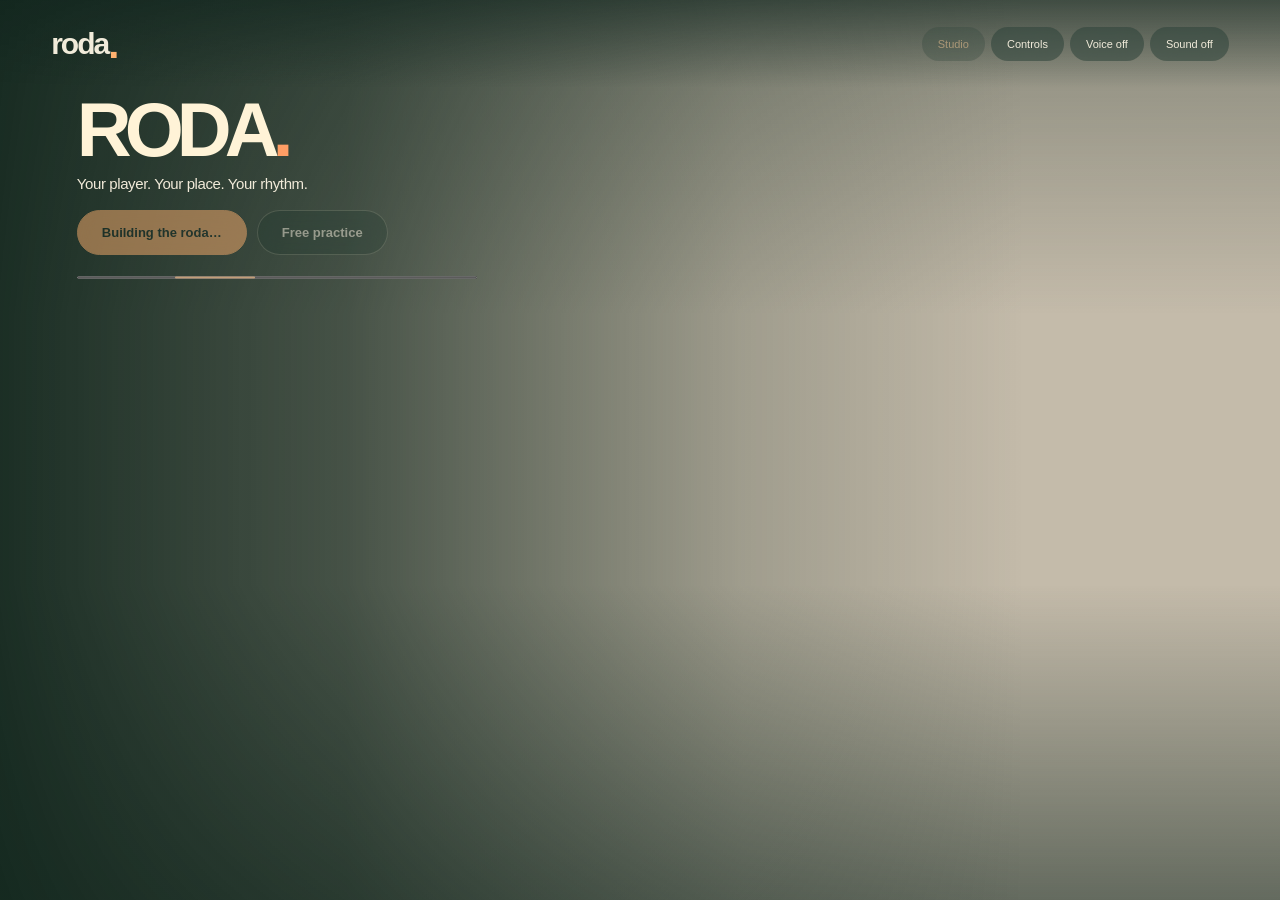
<file: index.html>
<!doctype html>
<html lang="en"><head><meta charset="utf-8"><meta http-equiv="Content-Security-Policy" content="connect-src 'self' blob: https://zpggukasriwfxwdnldda.supabase.co wss://zpggukasriwfxwdnldda.supabase.co; media-src 'self' blob:; img-src 'self' blob: data:; form-action 'self'"><meta name="viewport" content="width=device-width,initial-scale=1"><title>RODA — Find your rhythm</title><link rel="stylesheet" href="style.css?v=v0.1.32"><link rel="stylesheet" href="studio.css?v=v0.1.32"><link rel="stylesheet" href="motion-capture.css?v=v0.1.32"><script type="importmap">{"imports":{"three":"./three.module.js?v=v0.1.32"}}</script></head>
<body><div id="app"><header><a class="logo" href="./">roda<span>.</span></a><div class="location"><i></i> SALVADOR, BAHIA <span> / </span> GOLDEN HOUR</div><nav><button id="studio-open" disabled>Studio</button><button id="help" aria-expanded="false" aria-controls="game-controls">Controls</button><button id="voice" aria-pressed="false">Voice off</button><button id="sound">Sound off</button><button id="camera">Camera ↻</button><button id="pause">Pause</button></nav></header>
<main id="viewport"><div id="world"></div><div class="vignette"></div><div class="hud"><div class="fighter"><div class="name"><span><i class="dot mint"></i> VOCÊ</span><b id="scoreP">00</b></div><div class="bar"><i id="hpP"></i></div><div class="energy"><i id="epP"></i></div><small>PLAYER 01</small></div><div class="clock"><span id="time">120</span><small id="round">THE RODA</small></div><div class="fighter rival"><div class="name"><b id="scoreB">00</b><span>RIVAL <i class="dot coral"></i></span></div><div class="bar"><i id="hpB"></i></div><div class="energy"><i id="epB"></i></div><small>PLAYER 02 · CPU</small></div></div>
<div id="callout" role="status">WELCOME TO THE RODA</div><div class="bottom-note"><span><i></i> A GAME OF MOVEMENT & RHYTHM</span><span>Q / E · ORBIT CAMERA</span></div>
<div id="overlay"><div class="welcome"><div class="eyebrow" id="eyebrow"></div><h1 id="title">RODA<span class="title-dot">.</span></h1><p id="description">Your player. Your place. Your rhythm.</p><div class="actions"><button id="start" class="primary" disabled>Building the roda…</button><button id="practice" disabled>Free practice</button></div><p id="load-status" class="load-status">Loading the local 3D engine</p></div></div>
<div id="error" hidden><h2>Let’s open the game locally.</h2><p>Open the game through its website address in a browser with WebGL 2 enabled.</p></div></main>
<div class="touch" hidden><div class="thumbstick" role="group" aria-label="Movement joystick"><span class="stick-knob"></span><small>MOVE</small></div><div class="attacks" role="group" aria-label="Golpes"></div></div>
<div id="extra-moves" class="extra-moves" aria-label="Custom movement controls"></div><section class="controls" id="game-controls" hidden><div><kbd>W A S D</kbd><span><b>Move in 3D</b><small>Arrows also work</small></span></div><div><kbd>J</kbd><span><b>Meia-lua</b><small>Quick crescent kick</small></span></div><div><kbd>K</kbd><span><b>Armada</b><small>Full spinning kick</small></span></div><div><kbd>L / SPACE</kbd><span><b>Esquiva</b><small>Duck under attacks</small></span></div><div><kbd>Q E</kbd><span><b>Look around</b><small>P to pause · R to restart</small></span></div></section>

<footer><span>CAPOEIRA-INSPIRED ARCADE · ORIGINAL LOW-POLY WORLD</span><span>Balance <i class="legend"></i> Energy <i class="legend gold"></i> <a href="CREDITS.txt" target="_blank">Credits ↗</a></span></footer></div>
<script>if(location.protocol==='file:'){document.getElementById('error').hidden=false;document.getElementById('overlay').style.display='none';}</script><script type="module">
const status=document.getElementById('load-status');
function showStartupError(error){const box=document.getElementById('error');box.replaceChildren();const heading=document.createElement('h2');heading.textContent='The game could not start';const detail=document.createElement('p');detail.textContent='Details: '+(error?.message||String(error));const retry=document.createElement('button');retry.textContent='Reload game';retry.onclick=()=>location.reload();box.append(heading,detail,retry);box.hidden=false;document.getElementById('overlay').classList.add('hidden');console.error(error);}
status.textContent='Loading game scripts…';
try{await import('./game.js?v=v0.1.32');}catch(error){showStartupError(error);}
</script></body></html>
</file>
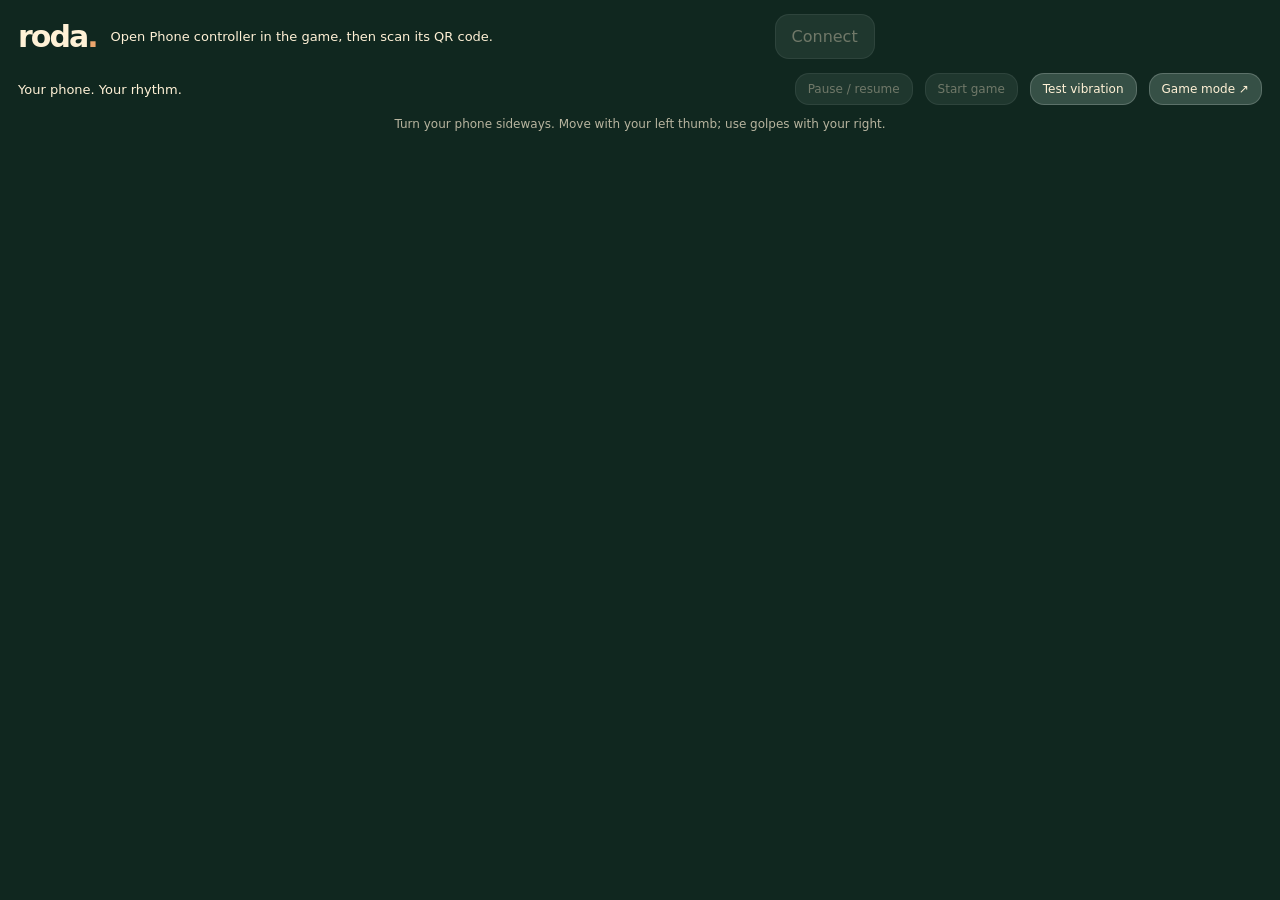
<file: controller.html>
<!doctype html><html lang="en"><head><meta charset="utf-8"><meta name="viewport" content="width=device-width,initial-scale=1,viewport-fit=cover"><meta name="referrer" content="no-referrer"><title>RODA · Phone controller</title><link rel="stylesheet" href="./controller.css?v=v0.1.32"></head><body><header><strong>roda<span>.</span></strong><p id="connection" role="status">Open Phone controller on the game screen and scan its QR code.</p><button id="connect">Connect</button><button id="disconnect" hidden>Disconnect</button></header><button id="exit-game-mode" hidden aria-label="Exit game mode">Exit game mode ↙</button><main><div class="controller-meta"><span id="fighter">Your phone. Your rhythm.</span><button id="pad-pause" disabled>Pause / resume</button><button id="pad-restart" disabled>Start game</button><button id="haptics">Test vibration</button><button id="fullscreen">Game mode ↗</button></div><div class="touch" hidden><div class="thumbstick" role="group" aria-label="Movement joystick"><span class="stick-knob"></span><small>MOVE</small></div><div class="attacks" role="group" aria-label="Golpes"></div></div><section id="game-mode-wait" hidden><p role="status"></p><button type="button" hidden></button></section><p id="instruction">Turn your phone sideways. Move with your left thumb; use golpes with your right.</p></main><script type="module" src="./controller.js?v=v0.1.32"></script></body></html>
</file>
<file: style.css>
*{box-sizing:border-box} :root{font-family:Arial,sans-serif;color:#f1ebda;background:#142a27;color-scheme:dark}body{margin:0}button,a{-webkit-tap-highlight-color:transparent}button{cursor:pointer;color:inherit;background:#ffffff08;border:1px solid #e1dfbd28;padding:11px 17px;border-radius:6px;font:12px Arial;transition:background .2s}button:hover{background:#ffffff20}button:focus-visible,a:focus-visible{outline:2px solid #edb66d;outline-offset:4px}button:disabled{cursor:wait;opacity:.5}#app{max-width:1700px;margin:auto;padding:0 32px}header{height:86px;display:flex;align-items:center;justify-content:space-between;gap:20px}.logo{font-size:34px;font-weight:900;letter-spacing:-2px;color:#f1ebda;text-decoration:none;display:flex;align-items:center}.logo>span{color:#ee986e}.logo b{margin-left:13px;padding:5px 7px;font-size:9px;letter-spacing:2px;border:1px solid #64766b;border-radius:4px;color:#bbc9b7}.location{font-size:9px;letter-spacing:2px;color:#b3c1af}.location>span{margin:0 12px;color:#607e6e}.location i,.bottom-note i{display:inline-block;width:5px;height:5px;background:#9cccb0;border-radius:50%;margin-right:10px}nav{display:flex;gap:8px}main{position:relative;height:min(74vh,850px);min-height:440px;overflow:hidden;border-radius:12px;background:#c4bbaa;border:1px solid #ffffff18}#world{position:absolute;inset:0}canvas{display:block;width:100%;height:100%;touch-action:none}.vignette{pointer-events:none;position:absolute;inset:0;background:linear-gradient(#142a2755,transparent 28%,transparent 75%,#142a2755)}.hud{position:absolute;left:35px;right:35px;top:25px;display:flex;align-items:start;justify-content:space-between;pointer-events:none}.fighter{width:min(30%,310px)}.name{display:flex;align-items:center;justify-content:space-between;letter-spacing:2px;font-size:12px}.name b{font-size:25px;letter-spacing:0;font-weight:400}.dot{display:inline-block;width:6px;height:6px;border-radius:50%;margin-right:8px}.mint{background:#9ee2c4}.coral{background:#f1a078;margin-left:8px;margin-right:0}.bar{margin-top:8px;height:6px;background:#24372e44;border-radius:2px;overflow:hidden}.bar i,.energy i{display:block;width:100%;height:100%;background:#9ee2c4;transition:width .12s}.energy{margin-top:6px;width:68%;height:2px;background:#24372e44}.energy i{background:#f0d598}.fighter small{display:block;font-size:8px;letter-spacing:2px;margin-top:9px;opacity:.75}.rival{text-align:right}.rival .bar i{background:#f1a078;margin-left:auto}.rival .energy{margin-left:auto}.rival .energy i{margin-left:auto}.clock{text-align:center}.clock>span{font-family:Georgia,serif;font-size:40px;line-height:1}.clock small{display:block;font-size:8px;letter-spacing:2px;margin-top:10px}#overlay{position:absolute;inset:0;display:flex;align-items:center;background:linear-gradient(90deg,#162d28e8 0%,#162d28bb 30%,#162d2840 60%,transparent 100%);padding:7%}#overlay.hidden{display:none}.welcome{max-width:410px}.eyebrow{font-size:9px;letter-spacing:3px;color:#c6d0b9}h1{font:normal clamp(48px,6vw,86px)/.99 Georgia,serif;letter-spacing:-3px;margin:24px 0}h1 em{color:#edac7a}p{font-size:13px;line-height:1.8;color:#d3d7c3;max-width:320px}.actions{display:flex;gap:10px;margin-top:27px;flex-wrap:wrap}.primary{background:#f0e4c8;color:#243c32;font-weight:bold;border:0;padding:16px 24px}.primary:hover{background:#fff6df}.load-status{font-size:10px;opacity:.6}#callout{position:absolute;bottom:55px;left:10px;right:10px;text-align:center;font-size:11px;letter-spacing:3px;text-shadow:0 2px 8px #163a30;pointer-events:none}.bottom-note{position:absolute;bottom:20px;left:28px;right:28px;display:flex;justify-content:space-between;font-size:8px;letter-spacing:2px;opacity:.8;pointer-events:none}.controls{display:grid;grid-template-columns:repeat(5,1fr);border-bottom:1px solid #b1c1a623;gap:10px;padding:24px 0}.controls>div{display:flex;align-items:center;gap:12px}.controls b{font-size:11px;font-weight:normal;display:block}.controls small{display:block;font-size:9px;color:#8fa895;margin-top:6px}kbd{font:10px Arial;background:#ffffff06;white-space:nowrap;border:1px solid #b1c1a629;padding:10px 9px;border-radius:5px}footer{display:flex;justify-content:space-between;padding:20px 0;font-size:8px;letter-spacing:1px;color:#94aa95}footer a{margin-left:20px;color:#b2c3a8;text-decoration:none}.legend{display:inline-block;width:15px;height:3px;background:#9ee2c4;vertical-align:middle;margin:0 16px 0 5px}.gold{background:#f0d598}.touch{display:none}.touch button{touch-action:none;user-select:none}.dpad{text-align:center}.dpad button{width:40px;padding:13px 0;margin:2px}.attacks{display:flex;align-items:center;gap:6px}#error{position:absolute;inset:0;background:#152c29;z-index:10;padding:12%;}#error[hidden]{display:none}@media(max-width:900px){#app{padding:0 16px}.location{display:none}.controls{grid-template-columns:repeat(3,1fr);gap:18px}header{height:72px}.hud{left:20px;right:20px;top:20px}.bottom-note{font-size:7px;letter-spacing:1px}.touch{display:flex;justify-content:space-between;padding:10px 0}main{min-height:420px;height:65vh}nav button{padding:9px;font-size:10px}.controls>div{gap:8px}footer{font-size:7px;gap:15px}}@media(max-width:500px){#app{padding:0 10px}.logo{font-size:29px}header{gap:10px}nav{gap:4px}.controls{grid-template-columns:1fr 1fr;padding:18px 0}.controls>div:last-child{grid-column:span 2}main{height:61vh;min-height:400px}.hud{left:15px;right:15px}.name{font-size:9px;letter-spacing:1px}.name b{font-size:20px}.clock>span{font-size:30px}.fighter small{font-size:6px;letter-spacing:1px}.bottom-note span:first-child{display:none}.bottom-note{justify-content:center}h1{font-size:58px}#overlay{padding:8%;background:linear-gradient(90deg,#162d28ee,#162d2866)}.welcome p{font-size:12px}.eyebrow{font-size:8px}.actions{margin-top:18px}.primary{padding:14px 20px}footer{line-height:1.8}}
main:has(#overlay:not(.hidden)) .hud,main:has(#overlay:not(.hidden)) #callout,main:has(#overlay:not(.hidden)) .bottom-note{visibility:hidden}
@media(max-width:500px){.welcome h1{font-size:52px;margin:18px 0}.welcome .eyebrow{font-size:8px}.welcome .load-status{font-size:9px;margin-bottom:0}#overlay{padding:25px}.touch{padding:8px 0}.controls{padding:16px 0}.attacks button{padding:14px 12px}.dpad button{padding:9px 0}.bottom-note{bottom:16px}#callout{font-size:9px;bottom:42px;letter-spacing:2px}}

/* RODA — full-bleed live game, compact interface. */
body{overflow:hidden;background:#18251f}#app{max-width:none;padding:0;width:100%;height:100dvh}#app>header{position:absolute;inset:0 0 auto;height:88px;padding:0 4vw;z-index:5;background:linear-gradient(#10241d99,transparent)}#app .logo{font-size:30px;letter-spacing:-2px}#app .logo>span{color:#ffb16f;font-size:40px}#app .location{display:none}#app nav{gap:6px}#app nav button{border:0;border-radius:30px;background:#18342c66;padding:11px 16px;backdrop-filter:blur(12px);font-size:11px}#app nav button:hover{background:#285446cc}#app>main{height:100dvh;min-height:0;border:0;border-radius:0}#app .vignette{background:linear-gradient(#10241d55,transparent 35%,transparent 65%,#10241d88)}#app #overlay{padding:110px 8vw 70px;background:linear-gradient(90deg,#10251cef 0%,#10251cb3 27%,#10251c33 58%,transparent 80%);z-index:2}#app .welcome{max-width:650px}#app .eyebrow{font-size:10px;font-weight:700;letter-spacing:3.5px;color:#dfd7b8}#app .welcome h1{font-family:Arial,sans-serif;font-weight:900;font-size:clamp(88px,15vw,210px);line-height:.85;letter-spacing:-.085em;margin:28px 0 30px;color:#fff3d7}#app .title-dot{color:#ff9e65}#app .welcome h1 em{color:#ffb16f}#app .welcome p#description{font-size:clamp(17px,1.7vw,23px);line-height:1.5;letter-spacing:-.4px;color:#f1ead9;margin:0}#app .actions{margin-top:34px;gap:10px}#app .actions button{border-radius:40px;padding:18px 28px;font-size:13px;font-weight:700;border:1px solid #fff3d749;background:#17332966;backdrop-filter:blur(10px)}#app .actions .primary{background:#ffb16f;border-color:#ffb16f;color:#172c25}#app .actions .primary:hover{background:#ffd0a1;transform:translateY(-2px)}#app .studio-entry{margin:15px 0 0}#app .studio-entry button{border:0;padding:10px 0;color:#dbdbc4;background:none;font-size:12px}#app .load-status{font-size:10px;letter-spacing:.4px;margin-top:25px}#app .hud{top:105px;left:4vw;right:4vw}#app .fighter{width:min(28%,260px)}#app .fighter small{display:none}#app .clock>span{font-family:Arial,sans-serif;font-size:32px;font-weight:700}#app .clock small{font-size:7px}#app #callout{bottom:94px;font-size:10px;letter-spacing:2px}#app .bottom-note,#app>footer{display:none}#app .extra-moves{position:absolute;bottom:30px;left:4vw;z-index:3;display:flex;gap:8px}#app .extra-moves button{border-radius:30px;background:#14332bd9;border:1px solid #e5eed92b;padding:12px 18px}#app .controls{position:absolute;z-index:8;right:4vw;top:80px;display:grid;grid-template-columns:1fr;gap:18px;padding:25px;width:270px;border:1px solid #e1e7cf33;border-radius:18px;background:#102a24f2;box-shadow:0 18px 60px #0005;backdrop-filter:blur(18px)}#app .controls[hidden]{display:none}#app:has(#overlay:not(.hidden)) .extra-moves,#app:has(#overlay:not(.hidden)) .touch,#app:has(#overlay:not(.hidden)) #pause,#app:has(#overlay:not(.hidden)) #camera{display:none}#app .touch{position:absolute;bottom:18px;left:16px;right:16px;z-index:4;padding:0}#app .touch button{background:#17372dd9;border-radius:14px}#app:has(.touch:not([hidden])) .touch{pointer-events:none}#app .touch button{pointer-events:auto}
@media(max-width:900px){#app>header{height:72px;padding:0 22px}#app .hud{top:84px}#app .extra-moves{bottom:125px}#app #callout{bottom:185px}#app #overlay{padding:90px 7vw 55px}#app .welcome h1{font-size:clamp(90px,18vw,160px)}}
@media(max-width:500px){#app nav button{padding:9px 10px;font-size:10px}#app nav{gap:2px}#app #overlay{align-items:flex-end;padding:95px 26px 65px;background:linear-gradient(0deg,#10251cf5 0%,#10251cb0 38%,transparent 85%)}#app .welcome h1{font-size:100px;margin:20px 0 24px}#app .eyebrow{font-size:8px;letter-spacing:2px}#app .welcome p#description{font-size:18px}#app .actions button{padding:15px 23px}#app .load-status{margin-top:15px}#app .controls{top:70px}#app .name{font-size:9px}.touch .attacks{flex-wrap:wrap;justify-content:flex-end;max-width:65%}}
@media(max-height:550px) and (min-width:501px){#app #overlay{padding-top:80px;padding-bottom:20px}#app .welcome h1{font-size:90px;margin:12px 0}#app .welcome p#description{font-size:15px}#app .actions{margin-top:15px}#app .load-status{display:none}}

#app .welcome h1:not(:has(.title-dot)){font-size:clamp(48px,7vw,96px);letter-spacing:-.055em;line-height:.98}

/* Match setup: two characters, two arenas, one live preview. */
#app #overlay{padding:90px 6vw 24px;overflow:auto;align-items:center}#app .welcome{width:400px;max-width:100%;flex-shrink:0}#app .welcome h1:has(.title-dot){font-size:90px;letter-spacing:-7px;margin:14px 0 16px}#app .welcome p#description{font-size:15px;line-height:1.4}#app .eyebrow{font-size:8px;letter-spacing:3px}.setup-label{display:flex;gap:10px;font-size:10px;color:#ffb16f;letter-spacing:2px;margin:20px 0 10px}.setup-label span{color:#eee9d3;letter-spacing:1px}.setup-options{display:grid;grid-template-columns:1fr 1fr;gap:10px}.setup-options button{position:relative;text-align:left;padding:0;overflow:hidden;border-radius:12px;border:1px solid #e4e9cf38;background:#1f352ddd;transition:border-color .15s,transform .15s}.setup-options button:hover{transform:translateY(-2px);border-color:#fff1c7}.setup-options button[aria-pressed=true]{border:2px solid #ffb16f;box-shadow:0 0 0 2px #ffb16f22}.setup-options img{display:block;width:100%;object-fit:cover}.character-options img{height:115px;object-position:50% 40%}.setup-options button>span{display:block;font-weight:700;font-size:12px;padding:9px 12px}.character-options i{position:absolute;right:10px;bottom:9px;font-style:normal;font-size:10px;color:#d0c4aa}.scenario-options img{height:65px}.scenario-options button>span{padding-bottom:3px}.scenario-options small{display:block;color:#b7c3ac;font-size:9px;padding:0 12px 9px}#app #setup-summary{font-size:10px;color:#d1c7ac;letter-spacing:.5px;margin:10px 0 0}#app .actions{margin-top:16px}#app .actions button{padding:14px 24px}#app .studio-entry{margin:5px 0 0}#app .load-status{margin-top:6px;font-size:9px}#setup-picker[hidden]{display:none}#app:has(#setup-picker:not([hidden])):has(#overlay:not(.hidden)) #setup-home{display:none}
@media(max-width:700px){#app #overlay{padding:85px 22px 25px;align-items:flex-start;background:linear-gradient(90deg,#10251cee,#10251c88)}#app .welcome{width:360px}#app .welcome h1:has(.title-dot){font-size:74px;margin:10px 0}#app nav button{font-size:9px;padding:9px}#app>header{padding:0 18px}.character-options img{height:100px}.setup-label{margin-top:15px}.scenario-options img{height:58px}}
@media(max-height:680px) and (min-width:701px){#app #overlay{align-items:flex-start;padding-top:78px}#app .welcome h1:has(.title-dot){font-size:65px;margin:8px 0}.character-options img{height:80px}.scenario-options img{height:48px}.setup-label{margin-top:12px}#app .studio-entry,#app .load-status{display:none}}

@media(min-width:701px) and (min-height:681px){#app #overlay{align-items:flex-start;padding-top:88px}#app .welcome h1:has(.title-dot){font-size:76px;margin:10px 0}.character-options img{height:100px}.setup-label{margin-top:15px}#app .load-status{display:none}}

#player-move-hints{position:absolute;z-index:5;width:292px;max-width:calc(100% - 16px);padding:10px;border-radius:12px;background:#132b25df;box-shadow:0 6px 24px #0003;border:1px solid #e5e4c433;pointer-events:auto}#player-move-hints[hidden]{display:none}#player-move-hints>small{display:block;font-size:9px;letter-spacing:.5px;color:#d8dcc7;line-height:1.4}.move-hint-grid{display:grid;grid-template-columns:1fr 1fr;gap:4px;margin:7px 0}.move-hint-grid button{display:flex;align-items:center;gap:7px;padding:4px 6px;border-radius:6px;text-align:left;font-size:10px;min-width:0}.move-hint-grid button span{overflow:hidden;text-overflow:ellipsis;white-space:nowrap}.move-hint-grid kbd{padding:3px 5px;font-size:10px}.move-hint-grid button.active{background:#edb879;color:#183629}.move-hint-grid button.low-energy{border-color:#de9369;opacity:.6}.move-hint-grid button:disabled{cursor:default;opacity:.35}#app .extra-moves:empty{display:none}

#player-move-hints{width:260px;padding:0;background:none;border:0;box-shadow:none;border-radius:0;color:white;text-shadow:none;pointer-events:none}#player-move-hints>small{color:white;font-size:9px}.move-hint-grid{gap:2px 12px;margin:4px 0}.move-hint-grid button,.move-hint-grid button:hover,.move-hint-grid button.active{background:none;border:0;box-shadow:none;color:white;padding:2px 0;font-size:11px;pointer-events:auto;text-shadow:inherit}.move-hint-grid button.active{text-decoration:underline;font-weight:bold}.move-hint-grid kbd{background:none;border:0;padding:0;font-size:11px;color:white;font-weight:bold}.move-hint-grid button.low-energy{border:0;opacity:.45}.move-hint-grid button:disabled{display:none}

.character-options{max-height:285px;overflow-y:auto;scrollbar-width:thin}

.character-build{margin:12px 0;padding:12px 16px;background:#102c24e8;border:1px solid #ffffff30;border-radius:12px;color:#fff}.character-build summary{cursor:pointer;font-weight:700}.credit-count{float:right;color:#bdda9c;font-size:12px}.character-build p,.stat-row small{font-size:11px;opacity:.7}.stat-row{display:grid;grid-template-columns:1fr 30px 24px 30px;align-items:center;gap:8px;margin:9px 0}.stat-row label{text-transform:capitalize;font-size:13px}.stat-row small{display:block;text-transform:none}.stat-row button{padding:4px;border-radius:7px}.stat-row output{text-align:center}.character-build button:disabled{opacity:.3;cursor:default}.reset-build{font-size:11px;padding:7px 12px}#overlay{overflow-y:auto}

#eyebrow:empty{display:none}#app .touch{display:none}#app .touch[hidden]{display:none!important}.thumbstick{position:relative;width:132px;height:132px;flex-shrink:0;border-radius:50%;border:1px solid #ffffff60;background:#142a2755;touch-action:none;pointer-events:auto;user-select:none;-webkit-user-select:none}.stick-knob{position:absolute;width:52px;height:52px;left:calc(50% - 26px);top:calc(50% - 26px);border-radius:50%;background:#ffffff88;border:2px solid #fff;pointer-events:none}.thumbstick small{position:absolute;bottom:8px;width:100%;text-align:center;font-size:9px;letter-spacing:2px;pointer-events:none}
@media(any-pointer:coarse){#app .touch{display:flex;align-items:flex-end;justify-content:space-between;bottom:max(18px,env(safe-area-inset-bottom));left:max(16px,env(safe-area-inset-left));right:max(16px,env(safe-area-inset-right));gap:16px}#app .touch .attacks{display:grid;grid-template-columns:repeat(2,minmax(64px,94px));gap:10px;max-width:56%}#app .touch .attacks button{min-height:56px;padding:10px 6px;border-radius:28px;border:1px solid #ffffff80;background:#18392ddd;font-size:12px;touch-action:none;user-select:none}#app .touch .attacks button:active{background:#ffb16f;color:#142a27}#player-move-hints{display:none!important}#app #callout{bottom:210px;font-size:9px}#app>header{height:65px;padding:0 12px}#app nav button{padding:9px;font-size:10px}#app .hud{top:76px}#app #overlay{align-items:flex-start;padding:85px 20px 35px}#app .welcome h1{font-size:76px;margin:12px 0 18px}}
@media(any-pointer:coarse) and (max-height:500px){#app .hud{top:62px}.thumbstick{width:112px;height:112px}#app .touch .attacks{grid-template-columns:repeat(3,74px)}#app .touch .attacks button{min-height:48px}#app #callout{bottom:30px;left:35%;right:35%;font-size:8px}#app .welcome{max-width:550px}#app .welcome h1{font-size:56px}}

.shared-controls{margin:14px 0;padding:12px;background:#102c24dd;border-radius:12px}.shared-controls button{margin:4px;font-size:11px}.shared-status{font-size:12px!important;line-height:1.4!important}.character-unlock{color:#fff;background:#17392f;border:1px solid #ffffff66;border-radius:16px;max-width:420px;padding:24px}.character-unlock::backdrop{background:#0009}.character-unlock input{display:block;width:100%;padding:12px;margin:10px 0;background:#10241d;color:#fff;border:1px solid #ffffff66;border-radius:6px}.character-unlock button{margin:8px 5px 0 0}.character-unlock p{font-size:13px;line-height:1.5}

.voice-dialog{max-width:420px;width:calc(100% - 40px);border:1px solid #7d927c;border-radius:20px;padding:26px;background:#163127;color:#fff4db}.voice-dialog::backdrop{background:#001b15aa}.voice-dialog p{line-height:1.5}.voice-dialog select{padding:8px;margin-left:12px}.voice-dialog button{margin-top:12px;padding:10px 16px}
.community-dialog{width:min(620px,94vw);max-height:90vh;overflow:auto;padding:24px;border:1px solid #7d927c;border-radius:20px;background:#163127;color:#fff4db}.community-dialog::backdrop{background:#001b15bb}.community-heading{display:flex;align-items:center;justify-content:space-between}.community-dialog label{display:block;margin:12px 0}.community-dialog input:not([type=checkbox]),.community-dialog select{display:block;padding:10px;max-width:100%;margin-top:6px}.community-dialog p{line-height:1.5}.community-dialog button{margin:4px}.community-queue>div{border-top:1px solid #ffffff30;padding:8px 0}.community-preview canvas{max-width:100%;height:auto;display:block;margin:auto}.character-options button>small{display:block;font-size:11px;padding:12px}
#loading-meter{width:min(400px,80vw);height:5px;accent-color:#efb16f;display:block;margin:20px auto 8px}
/* One full-screen scene; only the compact bottom controls intercept taps. */
#app #overlay.carousel-opening{padding:0 20px max(18px,env(safe-area-inset-bottom));align-items:flex-end;justify-content:center;background:linear-gradient(0deg,#10251cf5, #10251cbb 19%,transparent 48%);pointer-events:none;overflow:auto}
#app #overlay.carousel-opening .welcome{width:min(820px,100%);max-width:none;margin:0 auto;text-align:center;pointer-events:none}
#app #overlay.carousel-opening #title,#app #overlay.carousel-opening #description,#overlay.carousel-opening .eyebrow,#overlay.carousel-opening .character-options,#overlay.carousel-opening .setup-label,#overlay.carousel-opening #setup-summary{display:none}
.fighter-carousel{width:min(360px,100%);margin:0 auto 12px;pointer-events:auto}.fighter-carousel[hidden]{display:none}
.fighter-select-label{display:flex;align-items:center;justify-content:center;gap:12px;font-size:13px;color:#fff3d7}.fighter-select-label select{min-width:180px;max-width:70%;padding:11px 16px;border:1px solid #ffffff65;border-radius:12px;background:#18362f;color:#fff3d7;font:inherit}
.fighter-selection-status{display:block;font-size:11px;color:#ede9d8;margin-top:7px;min-height:14px}
#overlay.carousel-opening #setup-picker{display:flex;flex-wrap:wrap;justify-content:center;align-items:center;gap:10px 18px;pointer-events:none}
#overlay.carousel-opening #setup-picker>label,#overlay.carousel-opening #setup-picker>button,#overlay.carousel-opening .scenario-options,#overlay.carousel-opening .actions{pointer-events:auto}
#overlay.carousel-opening .opponent-picker{justify-content:center;margin:0;font-size:12px;gap:8px}
#overlay.carousel-opening .scenario-options{display:flex;justify-content:center;gap:8px;margin:0;width:100%}
#overlay.carousel-opening .scenario-options button{min-width:130px;padding:3px 8px;text-align:center}.scenario-options img{display:none}
#overlay.carousel-opening .scenario-options small{display:none}
#overlay.carousel-opening .actions{width:100%;justify-content:center;margin:2px auto 0;gap:10px}
#app #overlay.carousel-opening .actions button{padding:12px 24px;font-size:14px}
#overlay.carousel-opening #community-character-open{font-size:10px;padding:5px 12px}
#app #overlay.carousel-opening .load-status{display:none}
@media(max-width:600px){#app #overlay.carousel-opening{padding:0 12px max(12px,env(safe-area-inset-bottom))}.fighter-carousel{margin-bottom:8px}.fighter-select-label{font-size:12px}#overlay.carousel-opening #setup-picker{gap:7px}#overlay.carousel-opening .opponent-picker{font-size:11px}#overlay.carousel-opening .opponent-picker select{padding:7px 9px;min-width:120px}.fighter-selection-status{font-size:10px}#app #overlay.carousel-opening .actions button{padding:10px 18px;font-size:13px}}
@media(max-height:500px){#overlay.carousel-opening .welcome{display:flex;flex-wrap:wrap;justify-content:center;gap:5px}#overlay.carousel-opening .fighter-carousel{margin:0;width:230px}#overlay.carousel-opening .fighter-selection-status{display:none}#overlay.carousel-opening #setup-picker{flex:1}#overlay.carousel-opening .scenario-options{width:auto}#overlay.carousel-opening .actions{width:auto}}

.character-unlock{z-index:1000}.shared-controls [hidden]{display:none!important}@media(max-width:600px){}

.shared-status:empty{display:none}

.opponent-picker{display:flex;align-items:center;gap:14px;margin:14px 0;color:#fff2d8;font-size:14px}.opponent-picker select{min-width:140px;max-width:65%;padding:10px 14px;border:1px solid #ffffff40;border-radius:12px;color:#fff2d8;background:#203c32;font:inherit}.flexibility-setting{display:grid;grid-template-columns:1fr auto;gap:8px;margin:16px 0}.flexibility-setting input,.flexibility-setting small{grid-column:1/-1}.flexibility-setting input{width:100%;accent-color:#d6ab73}.flexibility-setting small{opacity:.7;font-size:12px}

.phone-pair{max-width:440px;width:calc(100% - 32px);border:1px solid #afc1ad;border-radius:22px;background:#163329;color:#fff1d6;padding:24px}.phone-pair::backdrop{background:#071910bb}.phone-pair h2{margin:0 0 10px}.phone-pair p,.phone-pair small{font-size:13px;line-height:1.5}.phone-pair canvas{display:block;width:220px;height:220px;max-width:100%;margin:16px auto;image-rendering:pixelated}.phone-pair label{display:grid;gap:6px;font-size:12px}.phone-pair input{width:100%;padding:10px;border-radius:8px;border:1px solid #ffffff40;background:#ffffff0a;color:inherit}.phone-pair button{padding:9px 12px;border-radius:10px;margin:4px 0}.phone-pair small{display:block;margin-top:12px;opacity:.7}
</file>
<file: studio.css>
.studio-open{overflow:hidden}#studio[hidden]{display:none}#studio{position:fixed;inset:0;background:#122923;color:#eee7d4;z-index:100;overflow:auto;display:flex;flex-direction:column;font-family:Arial,sans-serif}.studio-top{padding:20px 26px;border-bottom:1px solid #d0d9b827;display:flex;align-items:center;justify-content:space-between;gap:20px}.studio-kicker{font-size:9px;letter-spacing:2px;color:#9aae93}.studio-top h2{font:normal 27px Georgia,serif;margin:5px 0 0}.studio-top h2 span{font:9px Arial;border:1px solid #84967a66;padding:3px 5px;margin-left:12px;vertical-align:middle;color:#b0c7aa}.studio-top-actions{display:flex;gap:8px}.studio-top .primary{padding:12px 20px}.studio-workspace{display:grid;grid-template-columns:250px minmax(300px,1fr) 255px;gap:0;flex:1;min-height:0}.studio-library,.studio-inspector{padding:23px 20px;background:#183029;overflow-y:auto;max-height:calc(100vh - 135px)}.studio-library{border-right:1px solid #d0d9b820}.studio-inspector{border-left:1px solid #d0d9b820}.studio-center{min-width:0;display:flex;flex-direction:column}.studio-canvas{position:relative;flex:1;min-height:330px;background:#263c38;overflow:hidden}.studio-canvas canvas{position:absolute;inset:0;touch-action:none}.st-view-label{position:absolute;left:20px;right:20px;top:18px;display:flex;justify-content:space-between;z-index:1;pointer-events:none;font-size:9px;letter-spacing:2px;color:#c7d5be}.st-camera{position:absolute;bottom:35px;left:0;right:0;display:flex;justify-content:center;gap:5px}.st-camera button{background:#19312bdd;font-size:10px;padding:8px 12px}.st-view-hint{position:absolute;bottom:14px;width:100%;text-align:center;font-size:9px;color:#c0cfb7}.st-section-label{font-size:9px;letter-spacing:2px;color:#a1bb9d;margin-bottom:15px}.st-space{margin-top:24px}#studio label{display:block;font-size:10px;color:#b8cbb0;margin:12px 0}#studio select,#studio input:not([type=range]):not([type=checkbox]):not([type=file]){display:block;margin-top:7px;border:1px solid #a8bc992d;background:#10261f;border-radius:4px;padding:10px;color:#ede6d2;font:12px Arial;max-width:100%;width:100%;min-width:0}#studio input[type=range]{accent-color:#efb77b;width:100%;display:block;margin:12px 0}#studio input[type=checkbox]{accent-color:#efb77b}#studio input:disabled,#studio select:disabled{opacity:.4}#studio button:disabled{cursor:default}#studio button{font-size:10px;padding:10px 12px}#studio .primary{font-size:12px}.st-pair{display:grid;grid-template-columns:1fr 1fr;gap:10px}.st-pair label{min-width:0}.st-button-row{display:flex;gap:6px;flex-wrap:wrap;margin:12px 0}.st-button-row button{flex:1;white-space:nowrap}.st-help{font-size:10px;line-height:1.6;color:#8fa88b;margin:12px 0}.st-joint-guide{font-size:10px;line-height:1.6;color:#a5b999;margin:14px 0 20px}#studio .st-axis{display:grid;grid-template-columns:1fr 75px;align-items:center;gap:0 10px;margin:12px 0}#studio .st-axis input[type=range]{grid-column:span 2;margin-top:8px}.st-axis>span{color:#e2dcc7}#studio .st-axis input[type=number]{margin:0;padding:7px}#studio output{float:right;color:#efb77b;font-size:10px}.studio-timeline{padding:16px 24px;background:#152c25;border-top:1px solid #afbd9920}.st-transport{display:flex;align-items:center;gap:16px}.st-transport>span{margin-left:auto;font-size:10px;color:#94ab8b}#studio .st-speed{display:flex;align-items:center;gap:8px;margin:0}#studio .st-speed select{width:62px;margin:0;padding:6px}#studio .st-loop{margin:0;display:flex;align-items:center;gap:4px;font-size:10px}.st-keys{height:26px;position:relative;margin:0 9px;border-top:1px solid #7f98773d}.st-key{position:absolute!important;top:7px!important;padding:0!important;width:9px;height:9px;border:1px solid #bad0ac!important;border-radius:1px!important;background:#678b72!important;transform:translateX(-50%) rotate(45deg);z-index:2}.st-key.selected{background:#f2b97a!important;border-color:#f2b97a!important}.st-contact-line{position:absolute;height:28px;width:1px;background:#e2b46c;top:-8px;pointer-events:none}.st-playhead{position:absolute;top:-9px;width:1px;height:35px;background:#f9efcf;pointer-events:none;opacity:.75}.st-ticks{display:flex;justify-content:space-between;font-size:8px;letter-spacing:1px;color:#92a788}.studio-status{padding:12px 25px;font-size:11px;line-height:1.4;background:#0e231c;color:#b5d2ad;border-top:1px solid #8fa57c33;min-height:40px}.studio-status.error{color:#ffc0a0}.st-import{border:1px dashed #abc49750;padding:11px;border-radius:4px;text-align:center}#studio .st-import input{font:10px Arial;width:100%;margin-top:10px;color:#a5bc9c}.sr-only{position:absolute;width:1px;height:1px;padding:0;margin:-1px;overflow:hidden;clip:rect(0,0,0,0);white-space:nowrap;border:0}#studio-open{color:#f0c38e;border-color:#d7ad7955}.extra-moves{display:flex;gap:8px;flex-wrap:wrap}.extra-moves:empty{display:none}.extra-moves button{font-size:11px;margin-top:14px}.studio-entry{margin-top:12px!important;font-size:11px!important}.studio-entry button{padding:8px 0;border:0;color:#edbc86;background:none;text-decoration:underline;text-underline-offset:4px}@media(min-width:1400px){.studio-workspace{grid-template-columns:285px minmax(300px,1fr) 285px}.studio-library,.studio-inspector{padding:25px}}@media(max-width:1000px){.studio-workspace{grid-template-columns:220px minmax(280px,1fr)}.studio-inspector{grid-column:1/-1;display:grid;grid-template-columns:1fr 1fr 1fr;gap:0 20px;max-height:none;border-top:1px solid #afbd9920}.studio-inspector>.st-section-label{grid-column:1/-1}.studio-inspector #st-axis-controls{grid-row:span 3}.studio-inspector>.st-help{display:none}.studio-library{max-height:none}.studio-canvas{min-height:380px}.studio-workspace{flex:none}}@media(max-width:650px){.studio-top{padding:15px;display:block}.studio-top h2{font-size:25px}.studio-top-actions{margin-top:15px;display:flex}.studio-top-actions button{flex:1;white-space:nowrap;padding:11px 8px!important;font-size:10px!important}.studio-workspace{display:flex;flex-direction:column}.studio-center{order:0}.studio-library{order:2;border-top:1px solid #afbd9920;padding:20px}.studio-inspector{order:1;display:block;padding:20px}.studio-inspector>.st-help{display:block}.studio-canvas{min-height:330px;height:330px;flex:none}.studio-timeline{padding:15px 20px}.st-transport{gap:10px}.st-transport>span{font-size:9px}.st-view-hint{font-size:8px}.studio-status{position:sticky;bottom:0;padding:10px 15px;font-size:10px}.st-button-row button{font-size:9px!important;padding:9px 7px!important}.studio-library #st-moves{font-size:13px}header nav{gap:3px}header nav button{font-size:9px;padding:8px 6px}.logo b{display:none}.studio-entry{margin-top:5px!important}.welcome h1{font-size:46px!important;margin:12px 0!important}.welcome .actions{margin-top:14px}.welcome .load-status{display:none}}

@media(max-width:650px){.studio-top{position:sticky;top:0;z-index:10;background:#122923}.studio-center{display:contents}.studio-canvas{position:sticky;top:134px;z-index:5;height:260px;min-height:260px;order:0}.studio-timeline{order:1}.studio-inspector{order:2}.studio-library{order:3}.studio-status{z-index:11}.st-camera{bottom:30px}.st-view-hint{bottom:10px}}

@media(max-width:650px){.studio-top-actions{display:grid;grid-template-columns:1fr 1fr;gap:6px}.studio-canvas{top:178px}}

/* Timeline manipulation and direct IK posing */
.st-keys{height:40px;touch-action:none;user-select:none;background:repeating-linear-gradient(90deg,transparent 0,transparent calc(5% - 1px),#9bb39818 calc(5% - 1px),#9bb39818 5%)}
.st-key{top:13px!important;width:12px;height:12px;cursor:ew-resize!important;touch-action:none}.st-key:focus-visible{outline:2px solid #fff;outline-offset:4px}.st-playhead{height:47px}.st-contact-line{height:40px}
.st-ik-panel{border:1px solid #73cbb747;background:#102820;padding:12px;border-radius:7px;margin-bottom:18px}.st-ik-targets{display:grid;grid-template-columns:repeat(3,1fr);gap:6px}#studio .st-ik-targets input{padding:7px 4px}#studio .st-ik-toggle{display:flex;align-items:center;gap:8px;color:#7ce4ce;font-size:12px;margin:0 0 12px}.st-ik-panel .st-help{margin-bottom:0}@media(max-width:1000px) and (min-width:651px){.st-ik-panel{grid-row:span 5}}

.st-reset-panel{padding:12px;border:1px solid #e2b46c55;border-radius:7px;margin-bottom:18px;background:#25372a}.st-reset-panel button{width:100%}.st-key.selected{box-shadow:0 0 0 2px #f2b97a55}.st-key[aria-pressed=true]{z-index:3}

/* Keep the feet visible while placing them on the floor. */
#st-view .st-camera{top:42px;bottom:auto;left:auto;right:16px}#st-view .st-camera button{padding:6px 9px}

.character-panel{display:none}.character-mode .character-panel{display:block;padding:24px;overflow-y:auto;background:#183029;max-height:calc(100vh - 135px)}.character-panel h3{font:26px Georgia;margin:12px 0}.character-mode .studio-workspace{grid-template-columns:310px minmax(300px,1fr)}.character-mode .studio-library,.character-mode .studio-inspector,.character-mode .studio-timeline,.character-mode #st-video,.character-mode #st-save,.character-mode #st-test{display:none}.character-mode .studio-canvas{min-height:530px}.ch-colours{display:grid;grid-template-columns:1fr 1fr;gap:8px}#studio .ch-colours input[type=color]{height:40px;padding:3px;cursor:pointer}#ch-status{font-size:11px;line-height:1.6;color:#efd0a0}.character-mode .st-view-label{font-size:11px}@media(max-width:650px){.character-mode .studio-workspace{display:flex}.character-mode .character-panel{order:2;max-height:none}.character-mode .studio-canvas{min-height:330px;height:330px;top:134px}.character-mode .studio-top-actions{display:flex;flex-wrap:wrap}}

#mixamo-import{background:#183029;color:#eee7d4;border:1px solid #8fa57c66;border-radius:12px;max-width:550px;width:calc(100vw - 40px);max-height:90vh;overflow:auto;padding:28px;font:13px/1.6 Arial}#mixamo-import::backdrop{background:#061910bb}#mixamo-import h2{font:28px Georgia}#mixamo-import label{display:block;margin:12px 0;color:#b8cbb0}#mixamo-import input,#mixamo-import select{box-sizing:border-box;display:block;width:100%;margin-top:6px;background:#10261f;color:#eee7d4;padding:10px;border:1px solid #8fa57c55;border-radius:4px}#mx-status{color:#eac28e}.character-mode #st-mixamo{display:none}.studio-top-actions{flex-wrap:wrap}

.st-travel{padding-bottom:18px;margin-bottom:20px;border-bottom:1px solid #ffffff25}#st-travel-keys{height:28px;background:#ffffff0a;position:relative;margin:12px 8px 18px;border-bottom:2px solid #b9e0cf55}#st-travel-keys .travel-key{position:absolute;top:8px;width:12px;height:12px;padding:0;transform:translateX(-50%) rotate(45deg);border:1px solid #dff3e9;background:#568b76;border-radius:1px}#st-travel-keys .travel-key.selected{background:#ffbd7d}#st-travel-keys>i{position:absolute;top:0;height:28px;width:1px;background:white;pointer-events:none}

.st-access{margin-top:18px}#st-access-list label{display:flex;gap:8px;align-items:center}#st-access-list input{width:auto}

#st-character-moves{max-height:240px;overflow:auto;margin:10px 0}.st-character-move{display:flex;align-items:center;gap:8px;margin:6px 0}.st-character-move label{display:flex!important;align-items:center;gap:8px;flex:1;margin:0!important}.st-character-move input{width:18px!important;height:18px}.st-character-move button{padding:5px 8px;font-size:11px}.st-access summary{cursor:pointer;font-weight:bold}

#st-movement-details[hidden]{display:none}#st-movement-details{border-top:1px solid #ffffff25;margin-top:16px;padding-top:12px}.st-character-move button[aria-expanded="true"]{border-color:#efb16f;color:#efb16f}

.studio-create{display:grid;gap:10px;margin-bottom:20px}.studio-create button{text-align:left;padding:16px;border:1px solid #b4c6ac80;font-size:16px;border-radius:12px}.studio-create small{display:block;font-size:11px;margin-top:5px;opacity:.75}#st-video,#st-mixamo,#st-import-character{display:none!important}.new-movement-dialog{width:min(450px,90vw);padding:24px;border-radius:18px;background:#163127;color:#fff4db;border:1px solid #7d927c}.new-movement-dialog::backdrop{background:#001b15aa}.new-movement-dialog input{display:block;padding:12px;width:100%;margin:8px 0}.new-movement-dialog button{margin:6px 0}.new-movement-dialog [role=status]{color:#ffb98b}

.studio-fighters{display:flex;flex-wrap:wrap;gap:8px;padding:12px 20px;border-bottom:1px solid #ffffff25;background:#132b23}.studio-fighters button{border-radius:20px;padding:9px 16px}.studio-fighters button[aria-pressed="true"]{background:#efb16f;color:#142a27}.studio-fighters small{flex-basis:100%;color:#c0ceb9;font-size:11px}.studio-library>.character-build{margin:0 0 18px}.studio-fighters{flex-shrink:0}

.st-trim{margin-top:14px;border-top:1px solid #ffffff25;padding-top:12px}.st-trim summary{cursor:pointer;font-weight:600;padding:6px 0}.st-trim-fields{display:grid;grid-template-columns:1fr auto 1fr auto;gap:10px;align-items:end}.st-trim-fields label{display:grid;gap:5px;font-size:12px}.st-trim-fields input{width:100%;min-width:0}.st-trim output{margin-right:auto;font-size:13px}.st-trim .st-button-row{align-items:center;margin-top:12px}@media(max-width:700px){.st-trim-fields{grid-template-columns:1fr auto}}
</file>
<file: motion-capture.css>
#motion-capture[hidden]{display:none}#motion-capture{position:fixed;inset:0;z-index:200;background:#132a23;color:#eee7d4;overflow:auto;font-family:Arial,sans-serif}.mc-top{height:auto;min-height:110px;padding:22px 30px;border-bottom:1px solid #b9c59c33;display:flex;justify-content:space-between;align-items:center;gap:20px;margin:0}.mc-top h2{font:normal 30px/1.1 Georgia,serif;margin:10px 0 0}.mc-top h2 em{color:#edb67c}.mc-main{padding:24px 30px;max-width:1600px;margin:auto}.mc-previews{display:grid;grid-template-columns:1fr 1fr;gap:18px}.mc-label{display:flex;justify-content:space-between;gap:12px;font-size:9px;letter-spacing:2px;color:#bbcbb0;padding:10px 0}.mc-label span{font-size:9px;letter-spacing:0;color:#8fa68b;overflow:hidden;white-space:nowrap;text-overflow:ellipsis}.mc-video-box{position:relative;background:#0c1e18;height:360px;border-radius:8px;overflow:hidden;display:flex;align-items:center;justify-content:center}#mc-video{width:100%;height:100%;object-fit:contain}#mc-overlay{position:absolute;inset:0;width:100%;height:100%;object-fit:contain;pointer-events:none}#mc-placeholder{position:absolute;text-align:center;font:24px Georgia,serif;color:#b5c5a9}#mc-placeholder small{display:block;font:10px/1.8 Arial;margin-top:18px;color:#92a78a}#mc-placeholder[hidden]{display:none}#mc-rig-slot #st-view{height:360px;min-height:360px;position:relative;top:0;border-radius:8px}#mc-rig-slot .st-camera{z-index:3}#mc-rig-slot .st-view-label{top:15px}.mc-toolbar{display:flex;align-items:end;gap:15px;margin:24px 0;flex-wrap:wrap}.mc-toolbar label,.mc-adjust label{font-size:10px;color:#acc1a3;display:block}.mc-toolbar input:not([type=file]),.mc-adjust select{background:#0e241c;border:1px solid #a9bd9533;color:#eee5d0;font:12px Arial;padding:10px;margin-top:8px;border-radius:4px;display:block;width:100%}.mc-toolbar input[type=number]{width:90px}.mc-upload{border:1px dashed #b3cc9a88;border-radius:6px;padding:10px;max-width:220px}.mc-upload input{font-size:10px;width:100%;margin-top:8px}.mc-toolbar .primary{padding:12px 18px;margin:0}.mc-toolbar button[hidden]{display:none}.mc-progress-row{display:flex;align-items:center;gap:14px;font-size:10px;color:#a8bc9f}.mc-progress-row progress{accent-color:#a3cdac;width:180px;height:5px}.mc-review{display:grid;grid-template-columns:1.2fr 1fr auto;gap:25px;border-top:1px solid #9eb18d33;margin-top:22px;padding-top:20px}.mc-review h3{font:23px Georgia,serif;font-weight:normal;margin:0}.mc-review p{font-size:11px;line-height:1.7;max-width:none;color:#b6c7aa}.mc-adjust{display:flex;flex-wrap:wrap;gap:14px;align-content:start}.mc-adjust .mc-check{display:flex;align-items:center;gap:7px;margin:8px 0}.mc-check input{accent-color:#e9b477}.mc-review-actions{display:flex;flex-direction:column;gap:10px;align-items:stretch;justify-content:center}.mc-review-actions .primary{margin:0}.mc-note{font-size:10px;line-height:1.7;color:#8da587;max-width:1100px;margin:18px 0}#mc-coverage{display:flex;height:7px;gap:1px}#mc-coverage i{flex:1;background:#8abd9b}#mc-coverage i.missing{background:#e7b274}#mc-status{position:sticky;bottom:0;z-index:10;min-height:42px}#motion-capture button:disabled{cursor:default}#st-video{border-color:#d5ad7466;color:#efc490}@media(max-width:900px){.mc-review{grid-template-columns:1fr 1fr}.mc-review-actions{grid-column:span 2;flex-direction:row}.mc-video-box,#mc-rig-slot #st-view{height:290px;min-height:290px}.mc-toolbar{gap:12px}.mc-top,.mc-main{padding:20px}}@media(max-width:600px){.mc-top{padding:16px;position:static;align-items:center}.mc-top h2{font-size:24px}.mc-top button{padding:10px;font-size:10px}.mc-main{padding:12px}.mc-previews{grid-template-columns:1fr;gap:10px}.mc-video-box,#mc-rig-slot #st-view{height:240px;min-height:240px}.mc-toolbar{display:grid;grid-template-columns:1fr 1fr;gap:14px}.mc-upload{max-width:none;grid-column:span 2}.mc-toolbar input[type=number]{width:100%}.mc-toolbar label:nth-child(2){grid-column:span 2}.mc-toolbar .primary{grid-column:span 2}.mc-review{grid-template-columns:1fr;gap:18px}.mc-review-actions{grid-column:auto;flex-direction:column}.mc-progress-row progress{width:100px}.mc-top .studio-kicker{font-size:8px}.mc-review-actions button{padding:14px}}

#mc-placeholder button{display:block;margin:18px auto 0;background:#f0e4c8;color:#243c32;border:0;padding:12px 18px;font-weight:bold;font-size:12px}
</file>
<file: controller.css>
*{box-sizing:border-box}body{margin:0;background:#10271f;color:#fff1d6;font:16px system-ui;overscroll-behavior:none;user-select:none;-webkit-user-select:none;min-height:100dvh;padding:env(safe-area-inset-top) max(18px,env(safe-area-inset-right)) env(safe-area-inset-bottom) max(18px,env(safe-area-inset-left))}header{display:flex;align-items:center;gap:14px;padding:14px 0}header strong{font-size:30px;letter-spacing:-2px}header strong span{color:#eca66d}header p{font-size:13px;flex:1;margin:0;max-width:650px}button{border:1px solid #ffffff30;border-radius:14px;padding:12px 16px;background:#365046;color:inherit;font:inherit;touch-action:manipulation}button:disabled{opacity:.4}button:active{background:#8a6944}button[hidden],[hidden]{display:none!important}.controller-meta{display:flex;align-items:center;gap:12px;font-size:13px}.controller-meta span{flex:1}.controller-meta button{font-size:12px;padding:8px 12px}.touch{display:flex;justify-content:space-between;align-items:center;gap:24px;margin:20px 0;min-height:220px;touch-action:none}.thumbstick{position:relative;width:min(34vw,230px);height:min(34vw,230px);min-width:150px;min-height:150px;border:2px solid #ffffff35;border-radius:50%;display:grid;place-items:center;background:#ffffff09;touch-action:none}.stick-knob{width:40%;height:40%;border-radius:50%;background:#abc5a7;box-shadow:0 3px 12px #0005;pointer-events:none}.thumbstick small{position:absolute;bottom:12%;font-size:11px;letter-spacing:2px;pointer-events:none}.attacks{display:grid;grid-template-columns:repeat(3,minmax(75px,1fr));gap:12px;width:min(55vw,430px)}.attacks button{min-height:70px;font-size:14px;overflow-wrap:anywhere;background:#c78e55;color:#172b22;font-weight:650}.attacks button:active{background:#ffe0a4}#instruction{font-size:12px;opacity:.7;text-align:center}@media(orientation:portrait){.touch{margin-top:12vh}.attacks{grid-template-columns:repeat(2,minmax(65px,1fr));gap:8px}.attacks button{min-height:65px;padding:8px}.controller-meta{flex-wrap:wrap}}@media(max-height:440px){header{padding:8px 0}.touch{margin:8px 0;min-height:170px}.thumbstick{width:170px;height:170px}.attacks button{min-height:55px}#instruction{margin:4px}}
/* Playing surface: two thumb zones and one exit control. */
body.game-mode{height:100dvh;min-height:0;overflow:hidden;padding:0;background:radial-gradient(ellipse at center,#26483b,#0c211a)}
.game-mode header,.game-mode .controller-meta,.game-mode #instruction{display:none!important}
.game-mode main{height:100%;padding:calc(54px + env(safe-area-inset-top)) max(24px,env(safe-area-inset-right)) max(20px,env(safe-area-inset-bottom)) max(24px,env(safe-area-inset-left))}
#exit-game-mode{position:fixed;top:max(10px,env(safe-area-inset-top));right:max(14px,env(safe-area-inset-right));z-index:10;font-size:12px;min-height:38px;padding:8px 14px;border-radius:24px;background:#10271fcc}
.game-mode .touch{height:100%;min-height:0;margin:0;display:grid;grid-template-columns:minmax(180px,38%) 1fr;gap:clamp(24px,5vw,80px);align-items:center}
.game-mode .thumbstick{width:min(32vw,65dvh,300px);height:min(32vw,65dvh,300px);min-width:170px;min-height:170px;justify-self:center;background:#abc5a710;border:2px solid #abc5a760}
.game-mode .attacks{width:100%;height:100%;max-height:620px;overflow-y:auto;display:grid;grid-template-columns:repeat(2,minmax(0,1fr));grid-auto-rows:minmax(76px,1fr);gap:14px;align-content:center}
.game-mode .attacks button{min-height:76px;font-size:clamp(17px,2.6vw,25px);padding:12px;border-radius:24px;background:#edb174;border:0;box-shadow:0 5px 0 #95643d;font-weight:750}
.game-mode .attacks button:active{transform:translateY(3px);box-shadow:0 2px 0 #95643d;background:#ffe0ad}
#game-mode-wait{height:100%;display:flex;flex-direction:column;align-items:center;justify-content:center;text-align:center;gap:20px}#game-mode-wait p{max-width:420px;font-size:20px;line-height:1.5}#game-mode-wait button{min-width:200px;min-height:70px;font-size:22px;background:#edb174;color:#10271f;font-weight:bold}
@media(orientation:portrait){.game-mode main{padding-left:12px;padding-right:12px}.game-mode .touch{grid-template-columns:minmax(140px,40%) 1fr;gap:14px}.game-mode .thumbstick{width:36vw;height:36vw;min-width:130px;min-height:130px}.game-mode .attacks{grid-template-columns:1fr;gap:12px;max-height:72dvh}.game-mode .attacks button{font-size:18px;min-height:78px}}
@media(prefers-reduced-motion:reduce){.game-mode .attacks button:active{transform:none}}
</file>
